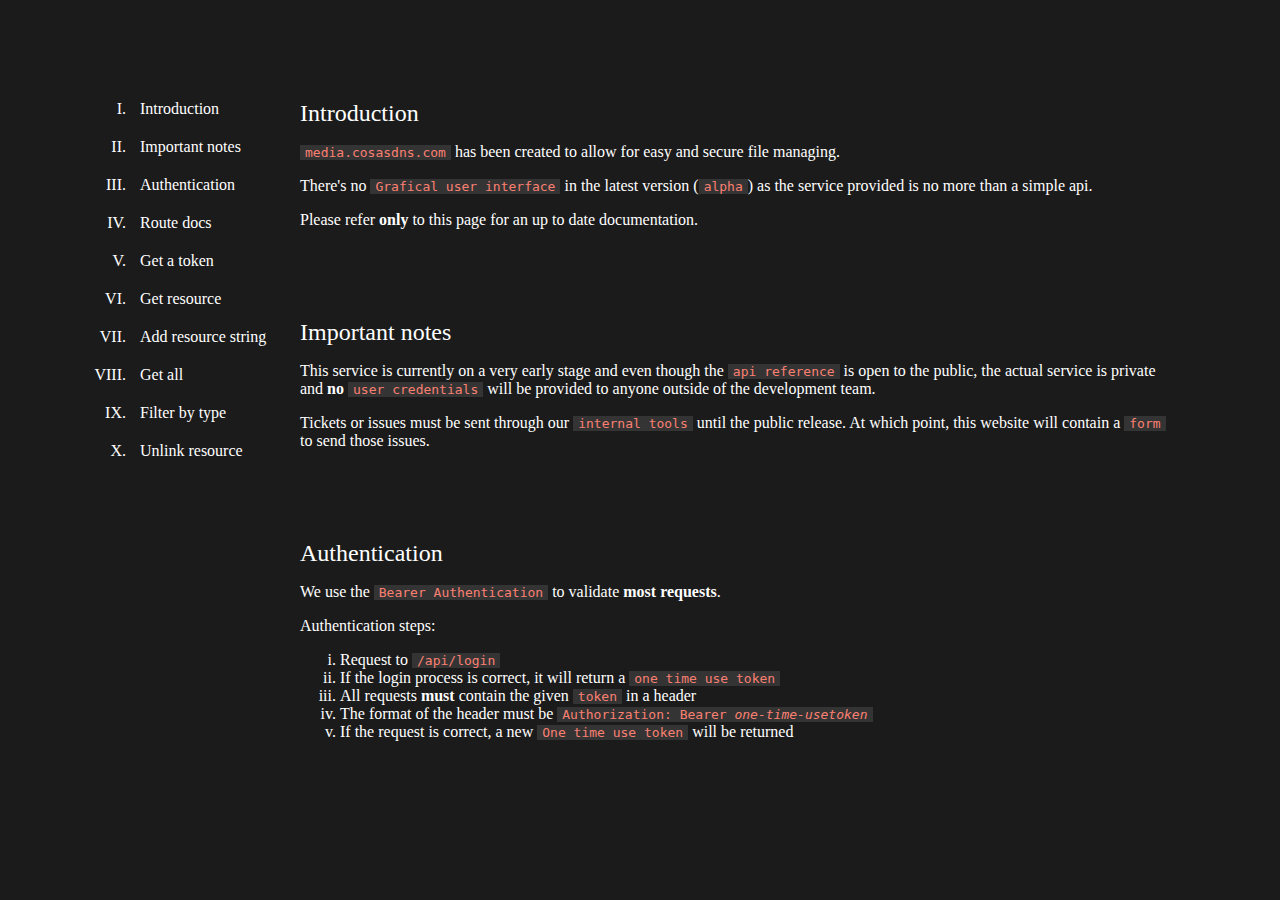
<file: index.html>
<!DOCTYPE html>
<html lang="en">
<head>
    <meta charset="UTF-8">
    <meta name="viewport" content="width=device-width, initial-scale=1.0">
    <title>Service reference</title>
    <link rel="stylesheet" href="./style.css">
    <script src="./index.js" type="module" defer></script>
    <link rel="shortcut icon" href="assets/img/docs.angel.es.ico" type="image/x-icon">
</head>
<body>
    <section id="root">

    </section>
</body>
</html>
</file>
<file: style.css>
html,
body {
    padding: 0; margin: 0;
    width: 100%; height: 100%;
}

*, *::before, *::after {
    box-sizing: border-box;
}

#root {
    width: 100%; height: 100%;
    background-color: #1B1B1B;
    display: flex;
    justify-content: center;
    align-items: center;
}

@media only screen and (min-width: 600px) {
    #root { padding: 10vmin; }
  }

aside {
    height: 100%; width: 200px;
    overflow-x: auto;
}

aside > ul {
    color: white;
    margin: 0;
    list-style-type: upper-roman;
}

aside > ul > li {
    padding: 10px;
    border-radius: 5px;
}

aside > ul > li:hover {
    background-color: #141414;
    cursor: pointer;
}

article {
    height: 100%;
    flex: 1;
    overflow-y: auto;
    padding: 10px;
    scroll-behavior: smooth;
}

article h1 {
    padding: 0;
    margin: 0;
    font-size: 1.5rem;
}

article h1,
article h2,
article h3,
article h4,
article h5,
article h6,
article p,
article ul,
plaintext {
    color: white;
    font-weight: normal;
    width: 100%;
}

article ul {
    list-style-type: lower-roman;
}

article code {
    color: salmon;
    background-color: #353434;
    padding: 0 5px;
}

article section[caption] {
    margin-bottom: 10vmin;
}

span.comment {
    color: #7A9858;
    width: 100%;
}
</file>
